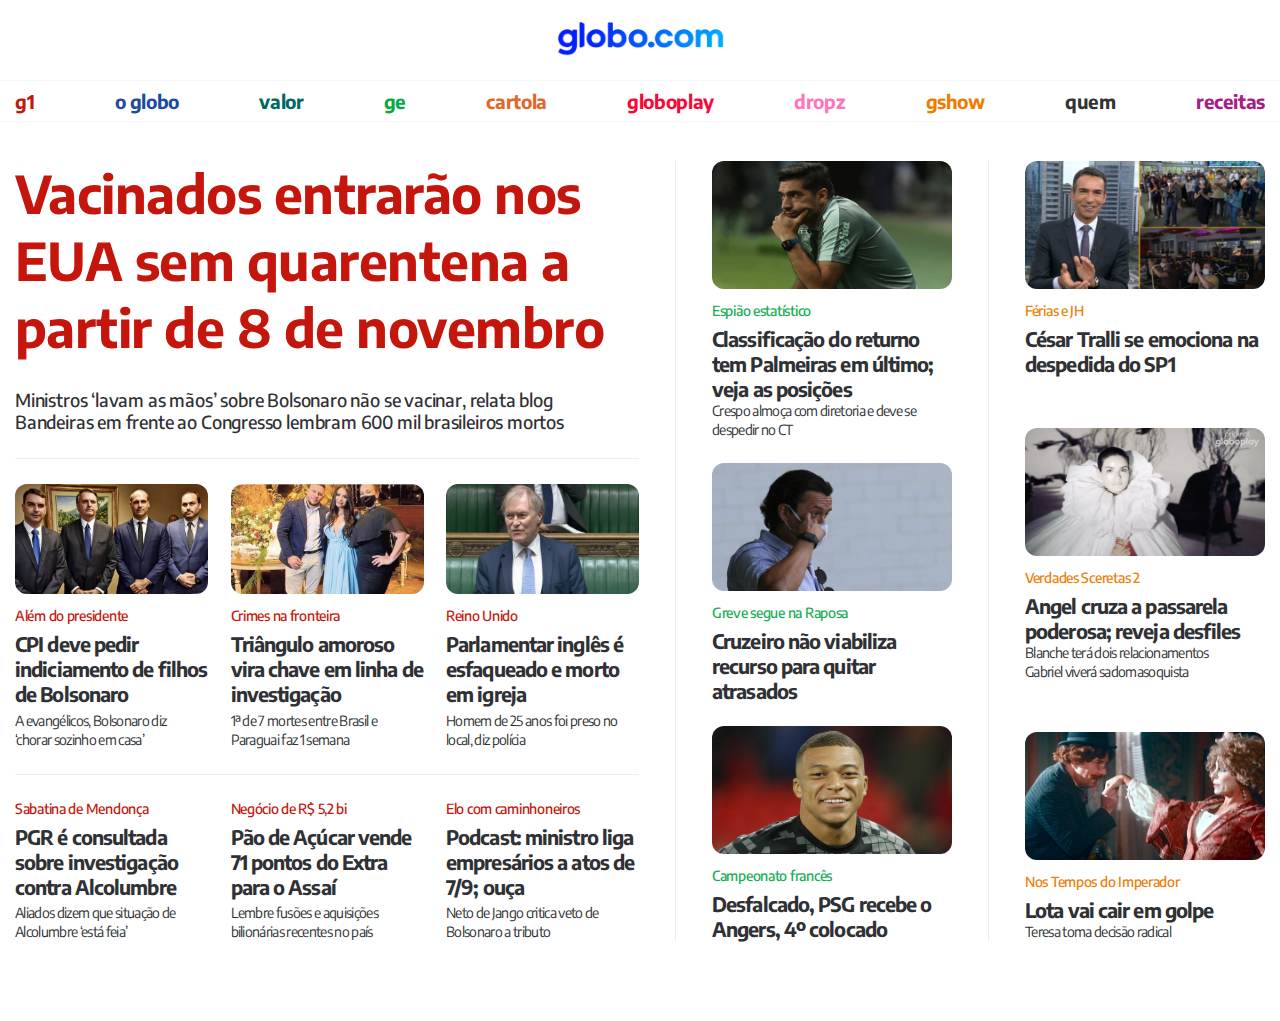
<file: index.html>
<!DOCTYPE html>
<html lang="pt-br">
  <head>
    <meta charset="utf-8">
    <link rel="preconnect" href="https://fonts.googleapis.com"><link rel="preconnect" href="https://fonts.gstatic.com" crossorigin><link href="https://fonts.googleapis.com/css2?family=Encode+Sans:wght@100;200;300;400;500;600;700&display=swap" rel="stylesheet">

    <link rel="icon" type="image/png" sizes="16x16" href="https://s2.glbimg.com/I3aOFpg8AMUgx3ZmidNVsmy1CYU=/16x16/i.s3.glbimg.com/v1/AUTH_9de6fd454d9849c8bee5b63069fbb074/internal_photos/bs/2022/1/9/3otXqRQnKU2P97PTBoMw/logo-1024.png">
    <link rel="icon" type="image/png" sizes="32x32" href="https://s2.glbimg.com/MRptBJsE6vVlmG9G-b7mcpYzozA=/32x32/i.s3.glbimg.com/v1/AUTH_9de6fd454d9849c8bee5b63069fbb074/internal_photos/bs/2022/1/9/3otXqRQnKU2P97PTBoMw/logo-1024.png">
    <title>globo.com - Absolutamente tudo sobre notícias, esportes e entretenimento.</title>

    <link rel="stylesheet" href="reset.css">
    <link rel="stylesheet" href="styles.css">
  </head>
  <body>
    <div class="bigger-header">
      <div class="header">
        <div class="header-logo">
          <a href="https://globo.com/"><img src="./projeto-globocom-imagens/logo.jpeg"></a></div>
        </div>

        <div class="header-border-x"></div>
        <div class="header-menu">
          <a href="https://g1.globo.com/"><div><font color="#C3170C">g1</font></div></a>
          <a href="https://oglobo.globo.com/"><div><font color="#1E4B9B">o globo</font></div></a>
          <a href="https://valor.globo.com/"><div><font color="#006766">valor</font></div></a>
          <a href="https://ge.globo.com/"><div><font color="#07AA47">ge</font></div></a>
          <a href="https://ge.globo.com/cartola/"><div><font color="#E3662B">cartola</font></div></a>
          <a href="https://globoplay.globo.com/"><div><font color="#FB0735">globoplay</font></div></a>
          <a href="https://globo.com/"><div><font color="#FF75BB">dropz</font></div></a>
          <a href="https://gshow.globo.com/"><div><font color="#EC7D00">gshow</font></div></a>
          <a href="https://revistaquem.globo.com/"><div><font color="#323333">quem</font></div></a>
          <a href="https://receitas.globo.com/"><div><font color="#A81D83">receitas</font></div></a>
        </div>
        <div class="header-border-x"></div>
      </div>
    </div>

    <div class="container-content">

      <div class="container-main">
        <a href="https://globo.com/">
          <h1>Vacinados entrarão nos EUA sem quarentena a partir de 8 de novembro</h1>
          <p class="h1-call">Ministros ‘lavam as mãos’ sobre Bolsonaro não se vacinar, relata blog</p>
          <p class="h1-call">Bandeiras em frente ao Congresso lembram 600 mil brasileiros mortos</p>
        </a>

        <div class="border-x"></div>

        <div class="news-row" id="news-row-1">
          <a href="https://globo.com/"><div class="news">
              <img src="./projeto-globocom-imagens/alem-do-presidente.jpeg">
              <h3>Além do presidente</h3>
              <h2>CPI deve pedir indiciamento de filhos de Bolsonaro</h2>
              <p>A evangélicos, Bolsonaro diz ‘chorar sozinho em casa’</p>
          </div></a>

          <a href="https://globo.com/"><div class="news">
            <img src="./projeto-globocom-imagens/crimes-na-fronteira.jpeg">
            <h3>Crimes na fronteira</h3>
            <h2>Triângulo amoroso vira chave em linha de investigação</h2>
            <p>1ª de 7 mortes entre Brasil e Paraguai faz 1 semana</p>
          </div></a>

          <a href="https://globo.com/"><div class="news">
            <img src="./projeto-globocom-imagens/reino-unido.jpeg">
            <h3>Reino Unido</h3>
            <h2>Parlamentar inglês é esfaqueado e morto em igreja</h2>
            <p>Homem de 25 anos foi preso no local, diz polícia</p>
          </div></a>
        </div>

        <div class="border-x"></div>

        <div class="news-row"  id="news-row-2">
          <a href="https://globo.com/"><div class="news">
              <h3>Sabatina de Mendonça</h3>
              <h2>PGR é consultada sobre investigação contra Alcolumbre</h2>
              <p>Aliados dizem que situação de Alcolumbre ‘está feia’</p>
          </div></a>

          <a href="https://globo.com/"><div class="news">
            <h3>Negócio de R$ 5,2 bi</h3>
            <h2>Pão de Açúcar vende 71 pontos do Extra para o Assaí</h2>
            <p>Lembre fusões e aquisições bilionárias recentes no país</p>
          </div></a>

          <a href="https://globo.com/"><div class="news">
            <h3>Elo com caminhoneiros</h3>
            <h2>Podcast: ministro liga empresários a atos de 7/9; ouça</h2>
            <p>Neto de Jango critica veto de Bolsonaro a tributo</p>
          </div></a>
        </div>

      </div>

      <div class="border-y"></div>

      <div class="news-column" id="news-column-1">
        <a href="https://globo.com/"><div class="news">
          <img src="./projeto-globocom-imagens/espiao-estatistico.jpeg">
          <h3>Espião estatístico</h3>
          <h2>Classificação do returno tem Palmeiras em último; veja as posições</h2>
          <p>Crespo almoça com diretoria e deve se despedir no CT</p>
        </div></a>

        <a href="https://globo.com/"><div class="news">
          <img src="./projeto-globocom-imagens/greve-segue-na-raposa.jpeg">
          <h3>Greve segue na Raposa</h3>
          <h2>Cruzeiro não viabiliza recurso para quitar atrasados</h2>
        </div></a>

        <a href="https://globo.com/"><div class="news">
          <img src="./projeto-globocom-imagens/campeonato-frances.jpeg">
          <h3>Campeonato francês</h3>
          <h2>Desfalcado, PSG recebe o Angers, 4º colocado</h2>
        </div></a>
      </div>

      <div class="border-y"></div>

      <div class="news-column" id="news-column-2">
        <a href="https://globo.com/"><div class="news">
          <img src="./projeto-globocom-imagens/ferias-e-jh.jpeg">
          <h3>Férias e JH</h3>
          <h2>César Tralli se emociona na despedida do SP1</h2>
        </div></a>

        <a href="https://globo.com/"><div class="news">
          <img src="./projeto-globocom-imagens/verdades-secretas-2.jpeg">
          <h3>Verdades Sceretas 2</h3>
          <h2>Angel cruza a passarela poderosa; reveja desfiles</h2>
          <p>Blanche terá dois relacionamentos</p>
          <p>Gabriel viverá sadomasoquista</p>
        </div></a>

        <a href="https://globo.com/"><div class="news">
          <img src="./projeto-globocom-imagens/nos-tempos-do-imperador.jpeg">
          <h3>Nos Tempos do Imperador</h3>
          <h2>Lota vai cair em golpe</h2>
          <p>Teresa toma decisão radical</p>
        </div></a>
      </div>
    </div>
  
  </body>
</html>
</file>
<file: styles.css>
h1 {
    font-family: 'Encode Sans';
    font-style: normal;
    font-weight: 700;
    font-size: 52px;
    line-height: 67px;
    letter-spacing: -0.01em;
    color: #C4160C;

    width: 624px;
    margin-top: 34px;
    margin-bottom: 29px;
}

.h1-call {
    font-family: 'Encode Sans';
    font-style: normal;
    font-weight: 500;
    font-size: 18px;
    line-height: 22px;
    letter-spacing: -0.01em;
    color: #303134;
}

h2 {
    font-family: 'Encode Sans';
    font-style: normal;
    font-weight: 700;
    font-size: 20px;
    line-height: 25px;
    letter-spacing: -0.045em;
    color: #2F3134;
}

h3 {
    font-family: 'Encode Sans';
    font-style: normal;
    font-weight: 500;
    font-size: 14px;
    line-height: 18px;
    letter-spacing: -0.02em;
    margin-bottom: 6px;
}

a {
    text-decoration: none;
}

p {
    font-family: 'Encode Sans';
    font-style: normal;
    font-weight: 400;
    font-size: 14px;
    line-height: 19px;
    letter-spacing: -0.048em;
    color: #2F3134;
}

body {
    font-family: "Encode Sans";
}

.bigger-header {
    position: fixed;
    top: 0px;
    left: 0px;
    width: 100%;
    background-color: white;
}

.header-logo {
    height: 80px;
    display: flex;
    justify-content: center;
    align-items: center;
}

.header-logo img {
    width: 171px;
    height: 36px;
}

.header-border-x {
    background-color: #F5F6F7;
    height: 1px;
    width: 100%;
}

.header-menu {
    height: 40px;
    display: flex;
    justify-content: space-between;
    align-items: center;

    width: 1250px;
    margin: auto;
}

.header-menu div {
    font-family: 'Encode Sans';
    font-style: normal;
    font-weight: 700;
    font-size: 19px;
    line-height: 24px;
    letter-spacing: -0.02em;
}

.container-content {
    display: flex;
    justify-content: space-between;

    width: 1250px;
    margin: auto;

    margin-top: 125px;
    margin-bottom: 80px;
}

.container-main img {
    width: 193px;
    height: 110px;
    border-radius: 12px;

    margin-bottom: 11px;
}

.news-row {
    display: flex;
    justify-content: space-between;
}

.news-row .news{
    width: 193px;
}

.news-row h3{
    color: #C4170C;
}

.news-row p {
    width: 174px;
    margin-top: 4.5px;
}

.border-x {
    height: 1px;
    background-color: #EBEDEF;

    margin-top: 25px;
    margin-bottom: 25px;
}

.border-y {
    width: 1px;
    background-color: #EBEDEF;

    margin-top: 36px;
    margin-left: 35px;
    margin-right: 35px;
}

.news-column {
    display: flex;
    flex-direction: column;
    justify-content: space-between;
    width: 240px;

    margin-top: 36px;
}

.news-column img {
    width: 240px;
    height: 128px;
    border-radius: 12px;

    margin-bottom: 11px;
}

.news-column p {
    width: 217px;
}

#news-column-1 h3 {
    color: #16AE54;
}

#news-column-2 h3 {
    color: #EC8006;
}
</file>
